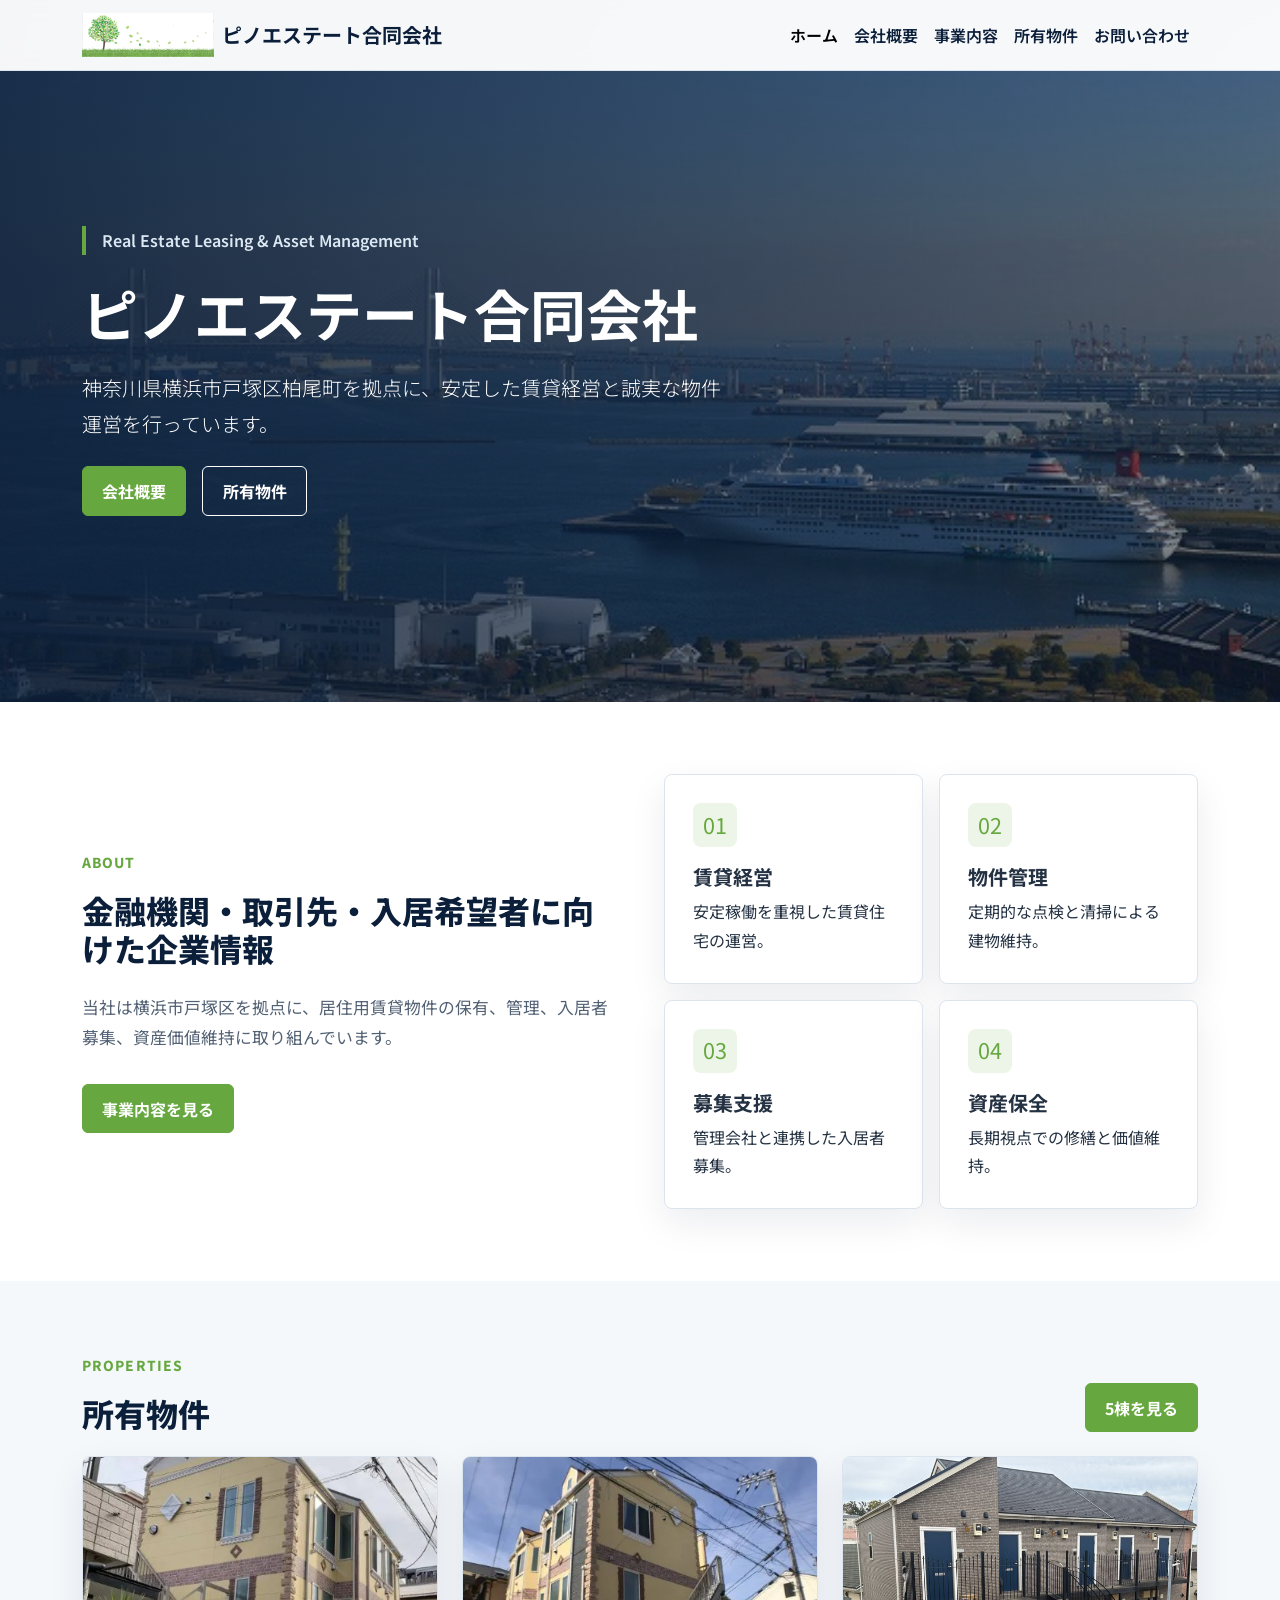
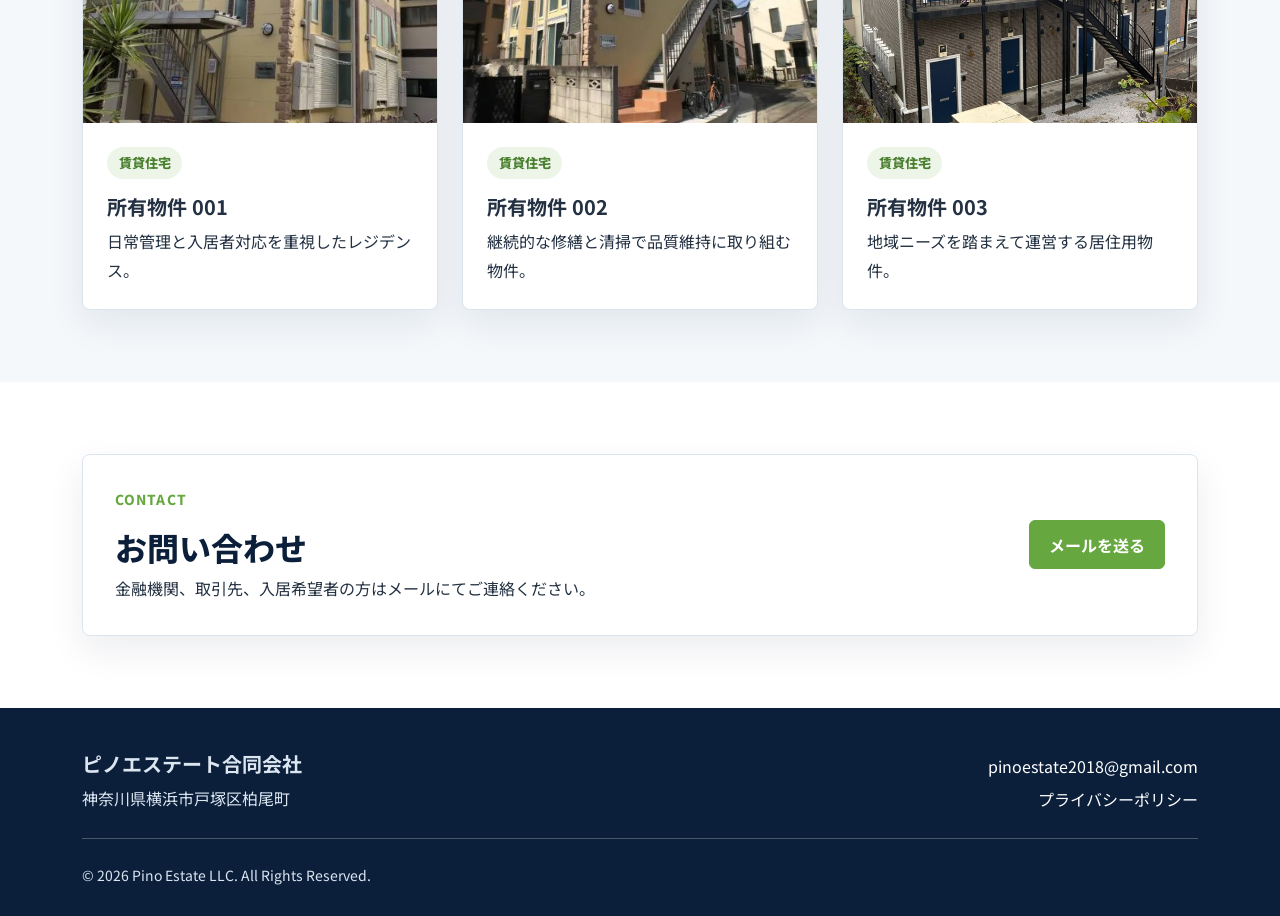
<file: index.html>
﻿<!doctype html>
<html lang="ja">
<head>
  <meta charset="utf-8">
  <meta name="viewport" content="width=device-width, initial-scale=1">
  <title>ピノエステート合同会社 | 横浜市戸塚区の不動産賃貸経営</title>
  <meta name="description" content="ピノエステート合同会社は神奈川県横浜市戸塚区柏尾町を拠点に、不動産賃貸経営、物件管理、入居者対応を行う会社です。">
  <meta name="keywords" content="ピノエステート合同会社,不動産賃貸,横浜市,戸塚区,柏尾町,賃貸物件">
  <meta property="og:title" content="ピノエステート合同会社">
  <meta property="og:description" content="横浜市戸塚区を拠点とする不動産賃貸経営会社です。">
  <meta property="og:type" content="website">
  <meta property="og:image" content="images/hero.jpg">
  <link rel="icon" href="images/favicon.png" type="image/png">
  <link rel="preconnect" href="https://fonts.googleapis.com">
  <link rel="preconnect" href="https://fonts.gstatic.com" crossorigin>
  <link href="https://fonts.googleapis.com/css2?family=Noto+Sans+JP:wght@400;500;700;800&display=swap" rel="stylesheet">
  <link href="https://cdn.jsdelivr.net/npm/bootstrap@5.3.3/dist/css/bootstrap.min.css" rel="stylesheet">
  <link rel="stylesheet" href="css/style.css">
</head>
<body>
  <header class="site-header fixed-top">
    <nav class="navbar navbar-expand-lg">
      <div class="container">
        <a class="navbar-brand d-flex align-items-center gap-2" href="index.html">
          <img src="images/logo.png" alt="ピノエステート合同会社 ロゴ">
          <span class="brand-text">ピノエステート合同会社</span>
        </a>
        <button class="navbar-toggler" type="button" data-bs-toggle="collapse" data-bs-target="#mainNav" aria-controls="mainNav" aria-expanded="false" aria-label="メニューを開閉">
          <span class="navbar-toggler-icon"></span>
        </button>
        <div class="collapse navbar-collapse" id="mainNav">
          <ul class="navbar-nav ms-auto">
            <li class="nav-item"><a class="nav-link active" href="index.html">ホーム</a></li>
            <li class="nav-item"><a class="nav-link" href="company.html">会社概要</a></li>
            <li class="nav-item"><a class="nav-link" href="business.html">事業内容</a></li>
            <li class="nav-item"><a class="nav-link" href="properties.html">所有物件</a></li>
            <li class="nav-item"><a class="nav-link" href="contact.html">お問い合わせ</a></li>
          </ul>
        </div>
      </div>
    </nav>
  </header>

  <main>
    <section class="hero">
      <div class="container">
        <div class="row">
          <div class="col-lg-8 col-xl-7 fade-up">
            <p class="hero-subtitle mb-4">Real Estate Leasing & Asset Management</p>
            <h1 class="display-4 fw-bold mb-4">ピノエステート合同会社</h1>
            <p class="lead mb-4">神奈川県横浜市戸塚区柏尾町を拠点に、安定した賃貸経営と誠実な物件運営を行っています。</p>
            <div class="d-flex flex-wrap gap-3">
              <a class="btn btn-pino" href="company.html">会社概要</a>
              <a class="btn btn-outline-pino" href="properties.html">所有物件</a>
            </div>
          </div>
        </div>
      </div>
    </section>

    <section class="section">
      <div class="container">
        <div class="row align-items-center g-5">
          <div class="col-lg-6 fade-up">
            <p class="section-kicker">About</p>
            <h2 class="section-title mb-4">金融機関・取引先・入居希望者に向けた企業情報</h2>
            <p class="lead-text">当社は横浜市戸塚区を拠点に、居住用賃貸物件の保有、管理、入居者募集、資産価値維持に取り組んでいます。</p>
            <a class="btn btn-pino mt-3" href="business.html">事業内容を見る</a>
          </div>
          <div class="col-lg-6 fade-up">
            <div class="row g-3">
              <div class="col-sm-6">
                <div class="info-card">
                  <div class="info-icon">01</div>
                  <h3 class="h5 fw-bold">賃貸経営</h3>
                  <p class="mb-0">安定稼働を重視した賃貸住宅の運営。</p>
                </div>
              </div>
              <div class="col-sm-6">
                <div class="info-card">
                  <div class="info-icon">02</div>
                  <h3 class="h5 fw-bold">物件管理</h3>
                  <p class="mb-0">定期的な点検と清掃による建物維持。</p>
                </div>
              </div>
              <div class="col-sm-6">
                <div class="info-card">
                  <div class="info-icon">03</div>
                  <h3 class="h5 fw-bold">募集支援</h3>
                  <p class="mb-0">管理会社と連携した入居者募集。</p>
                </div>
              </div>
              <div class="col-sm-6">
                <div class="info-card">
                  <div class="info-icon">04</div>
                  <h3 class="h5 fw-bold">資産保全</h3>
                  <p class="mb-0">長期視点での修繕と価値維持。</p>
                </div>
              </div>
            </div>
          </div>
        </div>
      </div>
    </section>

    <section class="section section-soft">
      <div class="container">
        <div class="d-flex flex-column flex-lg-row justify-content-between gap-3 mb-4 fade-up">
          <div>
            <p class="section-kicker">Properties</p>
            <h2 class="section-title mb-0">所有物件</h2>
          </div>
          <a class="btn btn-pino align-self-lg-end" href="properties.html">5棟を見る</a>
        </div>
        <div class="row g-4">
          <div class="col-md-4 fade-up">
            <article class="property-card">
              <img src="images/property-001.jpg" alt="所有物件001 外観">
              <div class="property-card-body">
                <span class="property-status">賃貸住宅</span>
                <h3 class="h5 fw-bold mt-3">所有物件 001</h3>
                <p class="mb-0">日常管理と入居者対応を重視したレジデンス。</p>
              </div>
            </article>
          </div>
          <div class="col-md-4 fade-up">
            <article class="property-card">
              <img src="images/property-002.jpg" alt="所有物件002 外観">
              <div class="property-card-body">
                <span class="property-status">賃貸住宅</span>
                <h3 class="h5 fw-bold mt-3">所有物件 002</h3>
                <p class="mb-0">継続的な修繕と清掃で品質維持に取り組む物件。</p>
              </div>
            </article>
          </div>
          <div class="col-md-4 fade-up">
            <article class="property-card">
              <img src="images/property-003.jpg" alt="所有物件003 外観">
              <div class="property-card-body">
                <span class="property-status">賃貸住宅</span>
                <h3 class="h5 fw-bold mt-3">所有物件 003</h3>
                <p class="mb-0">地域ニーズを踏まえて運営する居住用物件。</p>
              </div>
            </article>
          </div>
        </div>
      </div>
    </section>

    <section class="section">
      <div class="container">
        <div class="contact-panel fade-up">
          <div class="row align-items-center g-4">
            <div class="col-lg-8">
              <p class="section-kicker">Contact</p>
              <h2 class="section-title mb-2">お問い合わせ</h2>
              <p class="mb-0">金融機関、取引先、入居希望者の方はメールにてご連絡ください。</p>
            </div>
            <div class="col-lg-4 text-lg-end">
              <a class="btn btn-pino" href="mailto:pinoestate2018@gmail.com">メールを送る</a>
            </div>
          </div>
        </div>
      </div>
    </section>
  </main>

  <footer class="footer">
    <div class="container">
      <div class="row g-4">
        <div class="col-lg-6">
          <h2 class="h5 fw-bold">ピノエステート合同会社</h2>
          <p class="mb-0">神奈川県横浜市戸塚区柏尾町</p>
        </div>
        <div class="col-lg-6 text-lg-end">
          <p class="mb-1"><a href="mailto:pinoestate2018@gmail.com">pinoestate2018@gmail.com</a></p>
          <p class="mb-0"><a href="privacy.html">プライバシーポリシー</a></p>
        </div>
      </div>
      <hr class="border-light opacity-25 my-4">
      <p class="small mb-0">&copy; 2026 Pino Estate LLC. All Rights Reserved.</p>
    </div>
  </footer>

  <script src="https://cdn.jsdelivr.net/npm/bootstrap@5.3.3/dist/js/bootstrap.bundle.min.js"></script>
  <script src="js/script.js"></script>
</body>
</html>
</file>
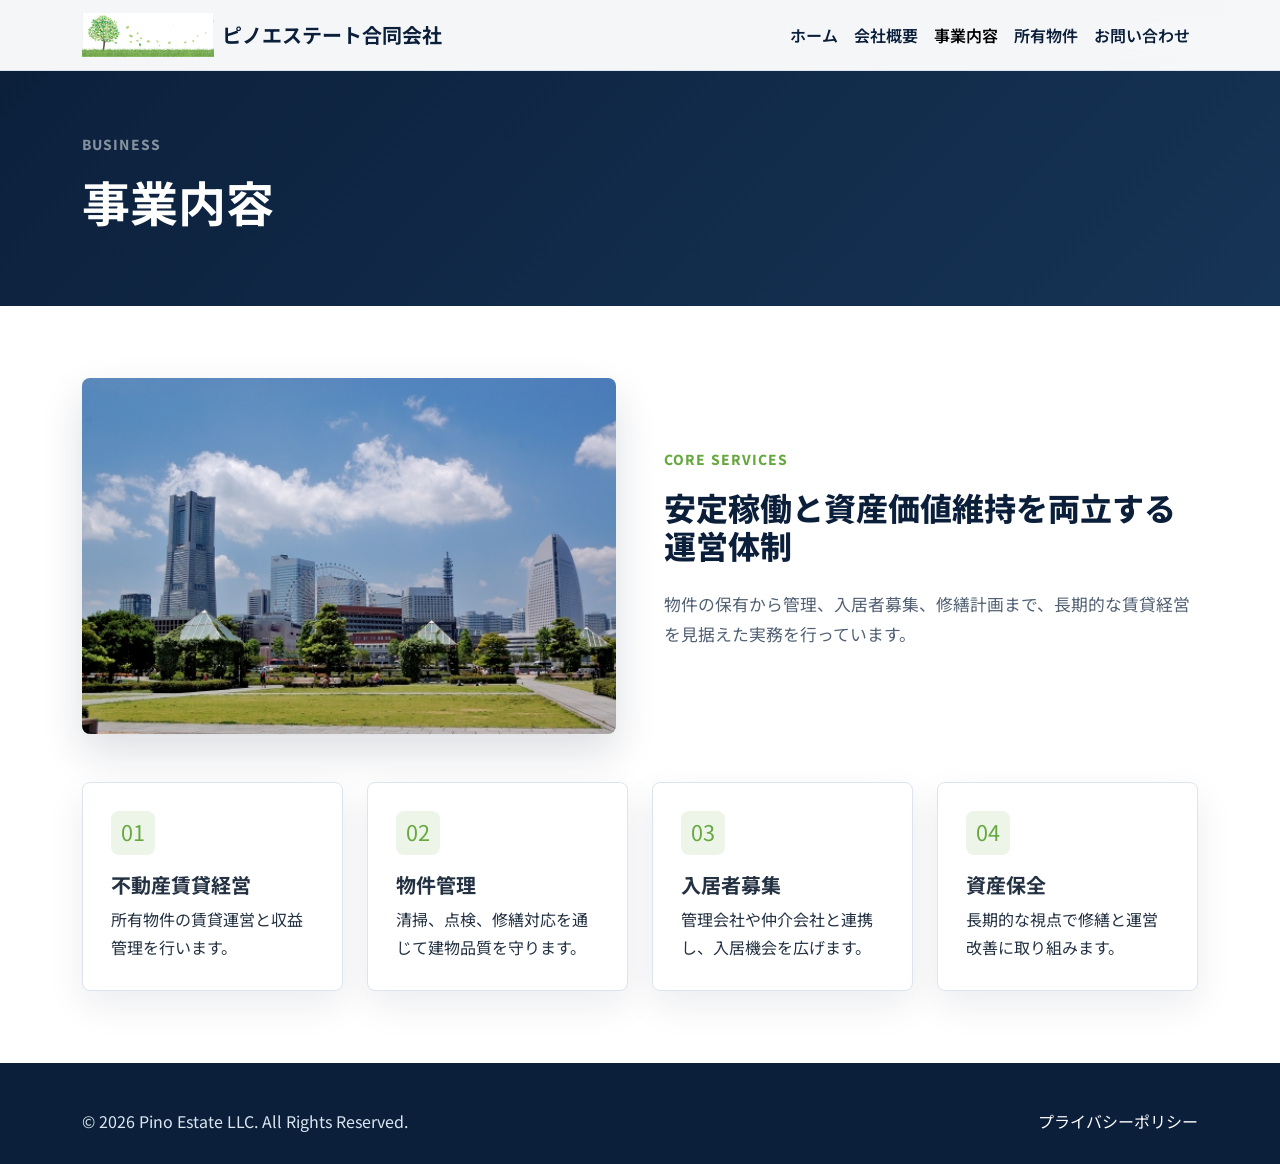
<file: business.html>
<!doctype html>
<html lang="ja">
<head>
  <meta charset="utf-8">
  <meta name="viewport" content="width=device-width, initial-scale=1">
  <title>事業内容 | ピノエステート合同会社</title>
  <meta name="description" content="ピノエステート合同会社の事業内容。不動産賃貸経営、物件管理、入居者募集支援、資産保全を行っています。">
  <link rel="icon" href="images/favicon.png" type="image/png">
  <link rel="preconnect" href="https://fonts.googleapis.com">
  <link rel="preconnect" href="https://fonts.gstatic.com" crossorigin>
  <link href="https://fonts.googleapis.com/css2?family=Noto+Sans+JP:wght@400;500;700;800&display=swap" rel="stylesheet">
  <link href="https://cdn.jsdelivr.net/npm/bootstrap@5.3.3/dist/css/bootstrap.min.css" rel="stylesheet">
  <link rel="stylesheet" href="css/style.css">
</head>
<body>
  <header class="site-header fixed-top">
    <nav class="navbar navbar-expand-lg">
      <div class="container">
        <a class="navbar-brand d-flex align-items-center gap-2" href="index.html"><img src="images/logo.png" alt="ピノエステート合同会社 ロゴ"><span class="brand-text">ピノエステート合同会社</span></a>
        <button class="navbar-toggler" type="button" data-bs-toggle="collapse" data-bs-target="#mainNav" aria-controls="mainNav" aria-expanded="false" aria-label="メニューを開閉"><span class="navbar-toggler-icon"></span></button>
        <div class="collapse navbar-collapse" id="mainNav">
          <ul class="navbar-nav ms-auto">
            <li class="nav-item"><a class="nav-link" href="index.html">ホーム</a></li>
            <li class="nav-item"><a class="nav-link" href="company.html">会社概要</a></li>
            <li class="nav-item"><a class="nav-link active" href="business.html">事業内容</a></li>
            <li class="nav-item"><a class="nav-link" href="properties.html">所有物件</a></li>
            <li class="nav-item"><a class="nav-link" href="contact.html">お問い合わせ</a></li>
          </ul>
        </div>
      </div>
    </nav>
  </header>

  <main>
    <section class="page-hero">
      <div class="container fade-up">
        <p class="section-kicker text-white-50">Business</p>
        <h1 class="display-5 fw-bold">事業内容</h1>
      </div>
    </section>

    <section class="section">
      <div class="container">
        <div class="row g-5 align-items-center">
          <div class="col-lg-6 fade-up">
            <img class="business-image" src="images/business-asset.jpg" alt="事業イメージ">
          </div>
          <div class="col-lg-6 fade-up">
            <p class="section-kicker">Core Services</p>
            <h2 class="section-title mb-4">安定稼働と資産価値維持を両立する運営体制</h2>
            <p class="lead-text">物件の保有から管理、入居者募集、修繕計画まで、長期的な賃貸経営を見据えた実務を行っています。</p>
          </div>
        </div>
        <div class="row g-4 mt-4">
          <div class="col-md-6 col-lg-3 fade-up"><div class="info-card"><div class="info-icon">01</div><h3 class="h5 fw-bold">不動産賃貸経営</h3><p class="mb-0">所有物件の賃貸運営と収益管理を行います。</p></div></div>
          <div class="col-md-6 col-lg-3 fade-up"><div class="info-card"><div class="info-icon">02</div><h3 class="h5 fw-bold">物件管理</h3><p class="mb-0">清掃、点検、修繕対応を通じて建物品質を守ります。</p></div></div>
          <div class="col-md-6 col-lg-3 fade-up"><div class="info-card"><div class="info-icon">03</div><h3 class="h5 fw-bold">入居者募集</h3><p class="mb-0">管理会社や仲介会社と連携し、入居機会を広げます。</p></div></div>
          <div class="col-md-6 col-lg-3 fade-up"><div class="info-card"><div class="info-icon">04</div><h3 class="h5 fw-bold">資産保全</h3><p class="mb-0">長期的な視点で修繕と運営改善に取り組みます。</p></div></div>
        </div>
      </div>
    </section>
  </main>

  <footer class="footer">
    <div class="container d-lg-flex justify-content-between">
      <p class="mb-lg-0">&copy; 2026 Pino Estate LLC. All Rights Reserved.</p>
      <p class="mb-0"><a href="privacy.html">プライバシーポリシー</a></p>
    </div>
  </footer>
  <script src="https://cdn.jsdelivr.net/npm/bootstrap@5.3.3/dist/js/bootstrap.bundle.min.js"></script>
  <script src="js/script.js"></script>
</body>
</html>
</file>
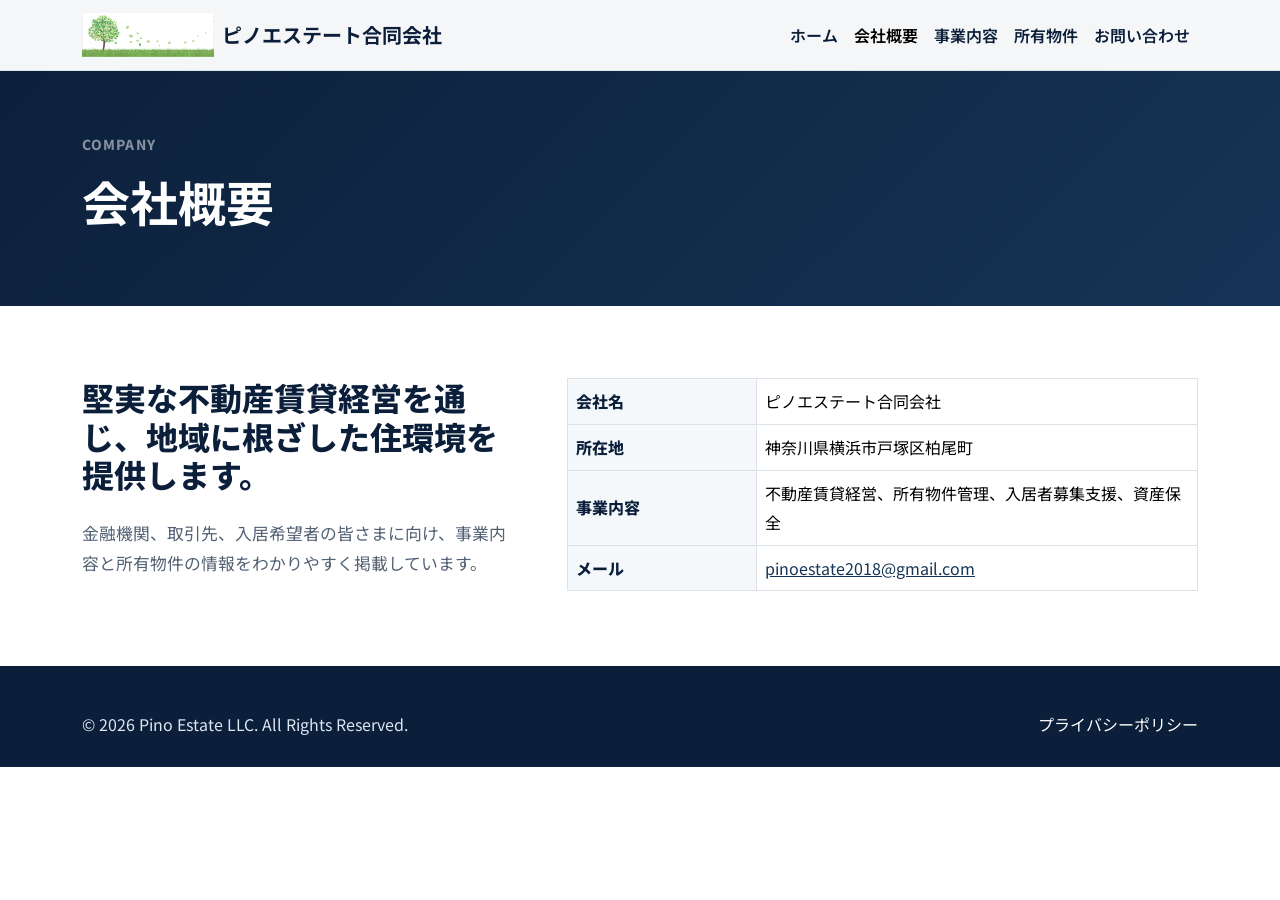
<file: company.html>
<!doctype html>
<html lang="ja">
<head>
  <meta charset="utf-8">
  <meta name="viewport" content="width=device-width, initial-scale=1">
  <title>会社概要 | ピノエステート合同会社</title>
  <meta name="description" content="ピノエステート合同会社の会社概要。所在地は神奈川県横浜市戸塚区柏尾町です。">
  <link rel="icon" href="images/favicon.png" type="image/png">
  <link rel="preconnect" href="https://fonts.googleapis.com">
  <link rel="preconnect" href="https://fonts.gstatic.com" crossorigin>
  <link href="https://fonts.googleapis.com/css2?family=Noto+Sans+JP:wght@400;500;700;800&display=swap" rel="stylesheet">
  <link href="https://cdn.jsdelivr.net/npm/bootstrap@5.3.3/dist/css/bootstrap.min.css" rel="stylesheet">
  <link rel="stylesheet" href="css/style.css">
</head>
<body>
  <header class="site-header fixed-top">
    <nav class="navbar navbar-expand-lg">
      <div class="container">
        <a class="navbar-brand d-flex align-items-center gap-2" href="index.html"><img src="images/logo.png" alt="ピノエステート合同会社 ロゴ"><span class="brand-text">ピノエステート合同会社</span></a>
        <button class="navbar-toggler" type="button" data-bs-toggle="collapse" data-bs-target="#mainNav" aria-controls="mainNav" aria-expanded="false" aria-label="メニューを開閉"><span class="navbar-toggler-icon"></span></button>
        <div class="collapse navbar-collapse" id="mainNav">
          <ul class="navbar-nav ms-auto">
            <li class="nav-item"><a class="nav-link" href="index.html">ホーム</a></li>
            <li class="nav-item"><a class="nav-link active" href="company.html">会社概要</a></li>
            <li class="nav-item"><a class="nav-link" href="business.html">事業内容</a></li>
            <li class="nav-item"><a class="nav-link" href="properties.html">所有物件</a></li>
            <li class="nav-item"><a class="nav-link" href="contact.html">お問い合わせ</a></li>
          </ul>
        </div>
      </div>
    </nav>
  </header>

  <main>
    <section class="page-hero">
      <div class="container fade-up">
        <p class="section-kicker text-white-50">Company</p>
        <h1 class="display-5 fw-bold">会社概要</h1>
      </div>
    </section>

    <section class="section">
      <div class="container">
        <div class="row g-5 align-items-start">
          <div class="col-lg-5 fade-up">
            <h2 class="section-title mb-4">堅実な不動産賃貸経営を通じ、地域に根ざした住環境を提供します。</h2>
            <p class="lead-text">金融機関、取引先、入居希望者の皆さまに向け、事業内容と所有物件の情報をわかりやすく掲載しています。</p>
          </div>
          <div class="col-lg-7 fade-up">
            <div class="table-responsive">
              <table class="table table-bordered table-pino align-middle mb-0">
                <tbody>
                  <tr><th>会社名</th><td>ピノエステート合同会社</td></tr>
                  <tr><th>所在地</th><td>神奈川県横浜市戸塚区柏尾町</td></tr>
                  <tr><th>事業内容</th><td>不動産賃貸経営、所有物件管理、入居者募集支援、資産保全</td></tr>
                  <tr><th>メール</th><td><a href="mailto:pinoestate2018@gmail.com">pinoestate2018@gmail.com</a></td></tr>
                </tbody>
              </table>
            </div>
          </div>
        </div>
      </div>
    </section>
  </main>

  <footer class="footer">
    <div class="container d-lg-flex justify-content-between">
      <p class="mb-lg-0">&copy; 2026 Pino Estate LLC. All Rights Reserved.</p>
      <p class="mb-0"><a href="privacy.html">プライバシーポリシー</a></p>
    </div>
  </footer>
  <script src="https://cdn.jsdelivr.net/npm/bootstrap@5.3.3/dist/js/bootstrap.bundle.min.js"></script>
  <script src="js/script.js"></script>
</body>
</html>
</file>
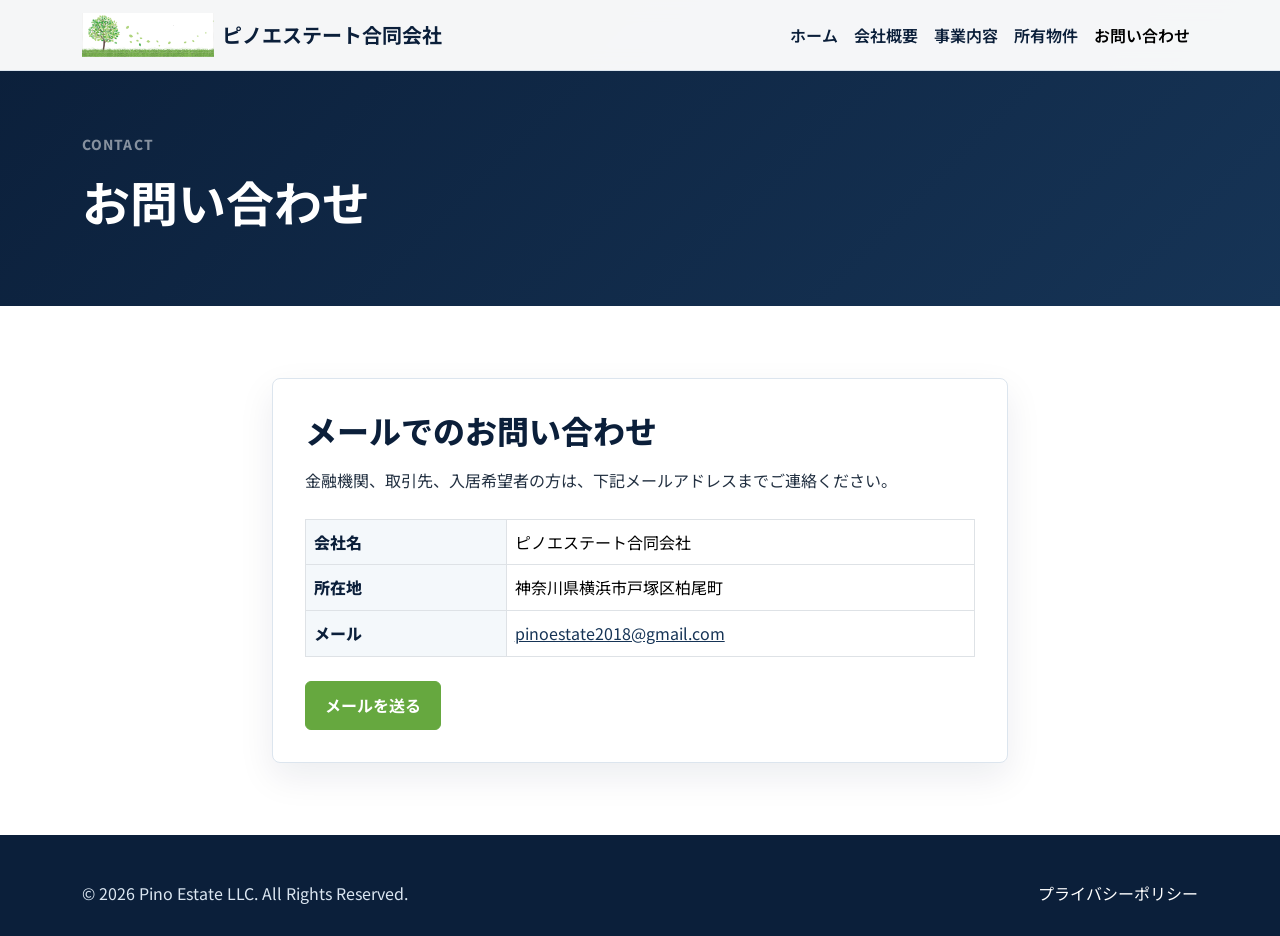
<file: contact.html>
<!doctype html>
<html lang="ja">
<head>
  <meta charset="utf-8">
  <meta name="viewport" content="width=device-width, initial-scale=1">
  <title>お問い合わせ | ピノエステート合同会社</title>
  <meta name="description" content="ピノエステート合同会社へのお問い合わせページです。金融機関、取引先、入居希望者の方はメールにてご連絡ください。">
  <link rel="icon" href="images/favicon.png" type="image/png">
  <link rel="preconnect" href="https://fonts.googleapis.com">
  <link rel="preconnect" href="https://fonts.gstatic.com" crossorigin>
  <link href="https://fonts.googleapis.com/css2?family=Noto+Sans+JP:wght@400;500;700;800&display=swap" rel="stylesheet">
  <link href="https://cdn.jsdelivr.net/npm/bootstrap@5.3.3/dist/css/bootstrap.min.css" rel="stylesheet">
  <link rel="stylesheet" href="css/style.css">
</head>
<body>
  <header class="site-header fixed-top">
    <nav class="navbar navbar-expand-lg">
      <div class="container">
        <a class="navbar-brand d-flex align-items-center gap-2" href="index.html"><img src="images/logo.png" alt="ピノエステート合同会社 ロゴ"><span class="brand-text">ピノエステート合同会社</span></a>
        <button class="navbar-toggler" type="button" data-bs-toggle="collapse" data-bs-target="#mainNav" aria-controls="mainNav" aria-expanded="false" aria-label="メニューを開閉"><span class="navbar-toggler-icon"></span></button>
        <div class="collapse navbar-collapse" id="mainNav">
          <ul class="navbar-nav ms-auto">
            <li class="nav-item"><a class="nav-link" href="index.html">ホーム</a></li>
            <li class="nav-item"><a class="nav-link" href="company.html">会社概要</a></li>
            <li class="nav-item"><a class="nav-link" href="business.html">事業内容</a></li>
            <li class="nav-item"><a class="nav-link" href="properties.html">所有物件</a></li>
            <li class="nav-item"><a class="nav-link active" href="contact.html">お問い合わせ</a></li>
          </ul>
        </div>
      </div>
    </nav>
  </header>

  <main>
    <section class="page-hero">
      <div class="container fade-up">
        <p class="section-kicker text-white-50">Contact</p>
        <h1 class="display-5 fw-bold">お問い合わせ</h1>
      </div>
    </section>

    <section class="section">
      <div class="container">
        <div class="row justify-content-center">
          <div class="col-lg-8">
            <div class="contact-panel fade-up">
              <h2 class="section-title mb-3">メールでのお問い合わせ</h2>
              <p>金融機関、取引先、入居希望者の方は、下記メールアドレスまでご連絡ください。</p>
              <div class="table-responsive my-4">
                <table class="table table-bordered table-pino align-middle mb-0">
                  <tbody>
                    <tr><th>会社名</th><td>ピノエステート合同会社</td></tr>
                    <tr><th>所在地</th><td>神奈川県横浜市戸塚区柏尾町</td></tr>
                    <tr><th>メール</th><td><a href="mailto:pinoestate2018@gmail.com">pinoestate2018@gmail.com</a></td></tr>
                  </tbody>
                </table>
              </div>
              <a class="btn btn-pino" href="mailto:pinoestate2018@gmail.com?subject=%E3%83%94%E3%83%8E%E3%82%A8%E3%82%B9%E3%83%86%E3%83%BC%E3%83%88%E5%90%88%E5%90%8C%E4%BC%9A%E7%A4%BE%E3%81%B8%E3%81%AE%E3%81%8A%E5%95%8F%E3%81%84%E5%90%88%E3%82%8F%E3%81%9B">メールを送る</a>
            </div>
          </div>
        </div>
      </div>
    </section>
  </main>

  <footer class="footer">
    <div class="container d-lg-flex justify-content-between">
      <p class="mb-lg-0">&copy; 2026 Pino Estate LLC. All Rights Reserved.</p>
      <p class="mb-0"><a href="privacy.html">プライバシーポリシー</a></p>
    </div>
  </footer>
  <script src="https://cdn.jsdelivr.net/npm/bootstrap@5.3.3/dist/js/bootstrap.bundle.min.js"></script>
  <script src="js/script.js"></script>
</body>
</html>
</file>
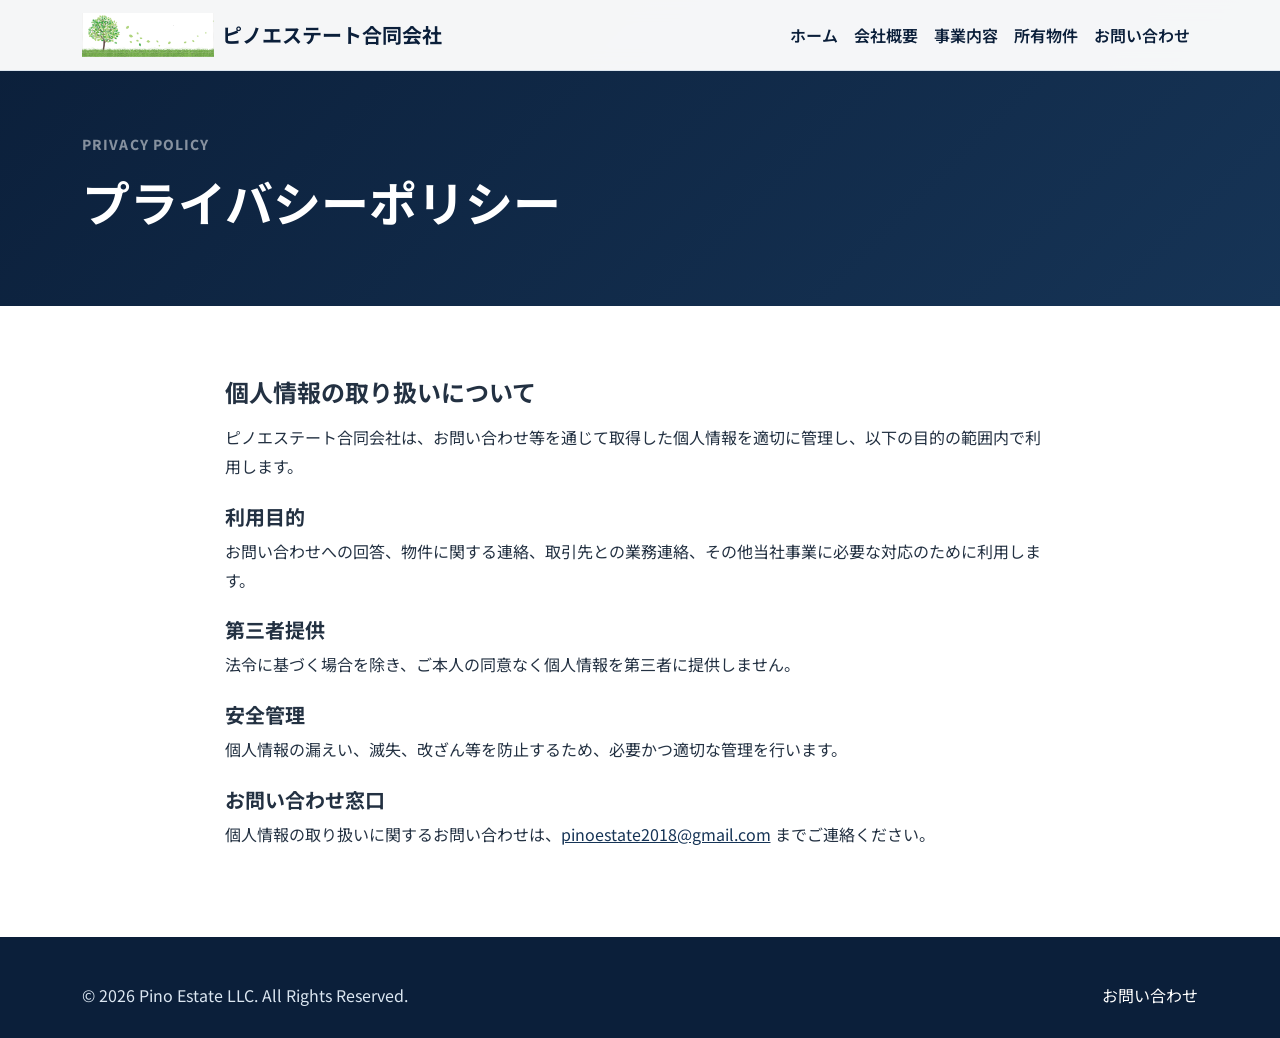
<file: privacy.html>
<!doctype html>
<html lang="ja">
<head>
  <meta charset="utf-8">
  <meta name="viewport" content="width=device-width, initial-scale=1">
  <title>プライバシーポリシー | ピノエステート合同会社</title>
  <meta name="description" content="ピノエステート合同会社のプライバシーポリシーです。">
  <link rel="icon" href="images/favicon.png" type="image/png">
  <link rel="preconnect" href="https://fonts.googleapis.com">
  <link rel="preconnect" href="https://fonts.gstatic.com" crossorigin>
  <link href="https://fonts.googleapis.com/css2?family=Noto+Sans+JP:wght@400;500;700;800&display=swap" rel="stylesheet">
  <link href="https://cdn.jsdelivr.net/npm/bootstrap@5.3.3/dist/css/bootstrap.min.css" rel="stylesheet">
  <link rel="stylesheet" href="css/style.css">
</head>
<body>
  <header class="site-header fixed-top">
    <nav class="navbar navbar-expand-lg">
      <div class="container">
        <a class="navbar-brand d-flex align-items-center gap-2" href="index.html"><img src="images/logo.png" alt="ピノエステート合同会社 ロゴ"><span class="brand-text">ピノエステート合同会社</span></a>
        <button class="navbar-toggler" type="button" data-bs-toggle="collapse" data-bs-target="#mainNav" aria-controls="mainNav" aria-expanded="false" aria-label="メニューを開閉"><span class="navbar-toggler-icon"></span></button>
        <div class="collapse navbar-collapse" id="mainNav">
          <ul class="navbar-nav ms-auto">
            <li class="nav-item"><a class="nav-link" href="index.html">ホーム</a></li>
            <li class="nav-item"><a class="nav-link" href="company.html">会社概要</a></li>
            <li class="nav-item"><a class="nav-link" href="business.html">事業内容</a></li>
            <li class="nav-item"><a class="nav-link" href="properties.html">所有物件</a></li>
            <li class="nav-item"><a class="nav-link" href="contact.html">お問い合わせ</a></li>
          </ul>
        </div>
      </div>
    </nav>
  </header>

  <main>
    <section class="page-hero">
      <div class="container fade-up">
        <p class="section-kicker text-white-50">Privacy Policy</p>
        <h1 class="display-5 fw-bold">プライバシーポリシー</h1>
      </div>
    </section>

    <section class="section">
      <div class="container">
        <div class="row justify-content-center">
          <div class="col-lg-9 fade-up">
            <h2 class="h4 fw-bold mb-3">個人情報の取り扱いについて</h2>
            <p>ピノエステート合同会社は、お問い合わせ等を通じて取得した個人情報を適切に管理し、以下の目的の範囲内で利用します。</p>
            <h3 class="h5 fw-bold mt-4">利用目的</h3>
            <p>お問い合わせへの回答、物件に関する連絡、取引先との業務連絡、その他当社事業に必要な対応のために利用します。</p>
            <h3 class="h5 fw-bold mt-4">第三者提供</h3>
            <p>法令に基づく場合を除き、ご本人の同意なく個人情報を第三者に提供しません。</p>
            <h3 class="h5 fw-bold mt-4">安全管理</h3>
            <p>個人情報の漏えい、滅失、改ざん等を防止するため、必要かつ適切な管理を行います。</p>
            <h3 class="h5 fw-bold mt-4">お問い合わせ窓口</h3>
            <p>個人情報の取り扱いに関するお問い合わせは、<a href="mailto:pinoestate2018@gmail.com">pinoestate2018@gmail.com</a> までご連絡ください。</p>
          </div>
        </div>
      </div>
    </section>
  </main>

  <footer class="footer">
    <div class="container d-lg-flex justify-content-between">
      <p class="mb-lg-0">&copy; 2026 Pino Estate LLC. All Rights Reserved.</p>
      <p class="mb-0"><a href="contact.html">お問い合わせ</a></p>
    </div>
  </footer>
  <script src="https://cdn.jsdelivr.net/npm/bootstrap@5.3.3/dist/js/bootstrap.bundle.min.js"></script>
  <script src="js/script.js"></script>
</body>
</html>
</file>
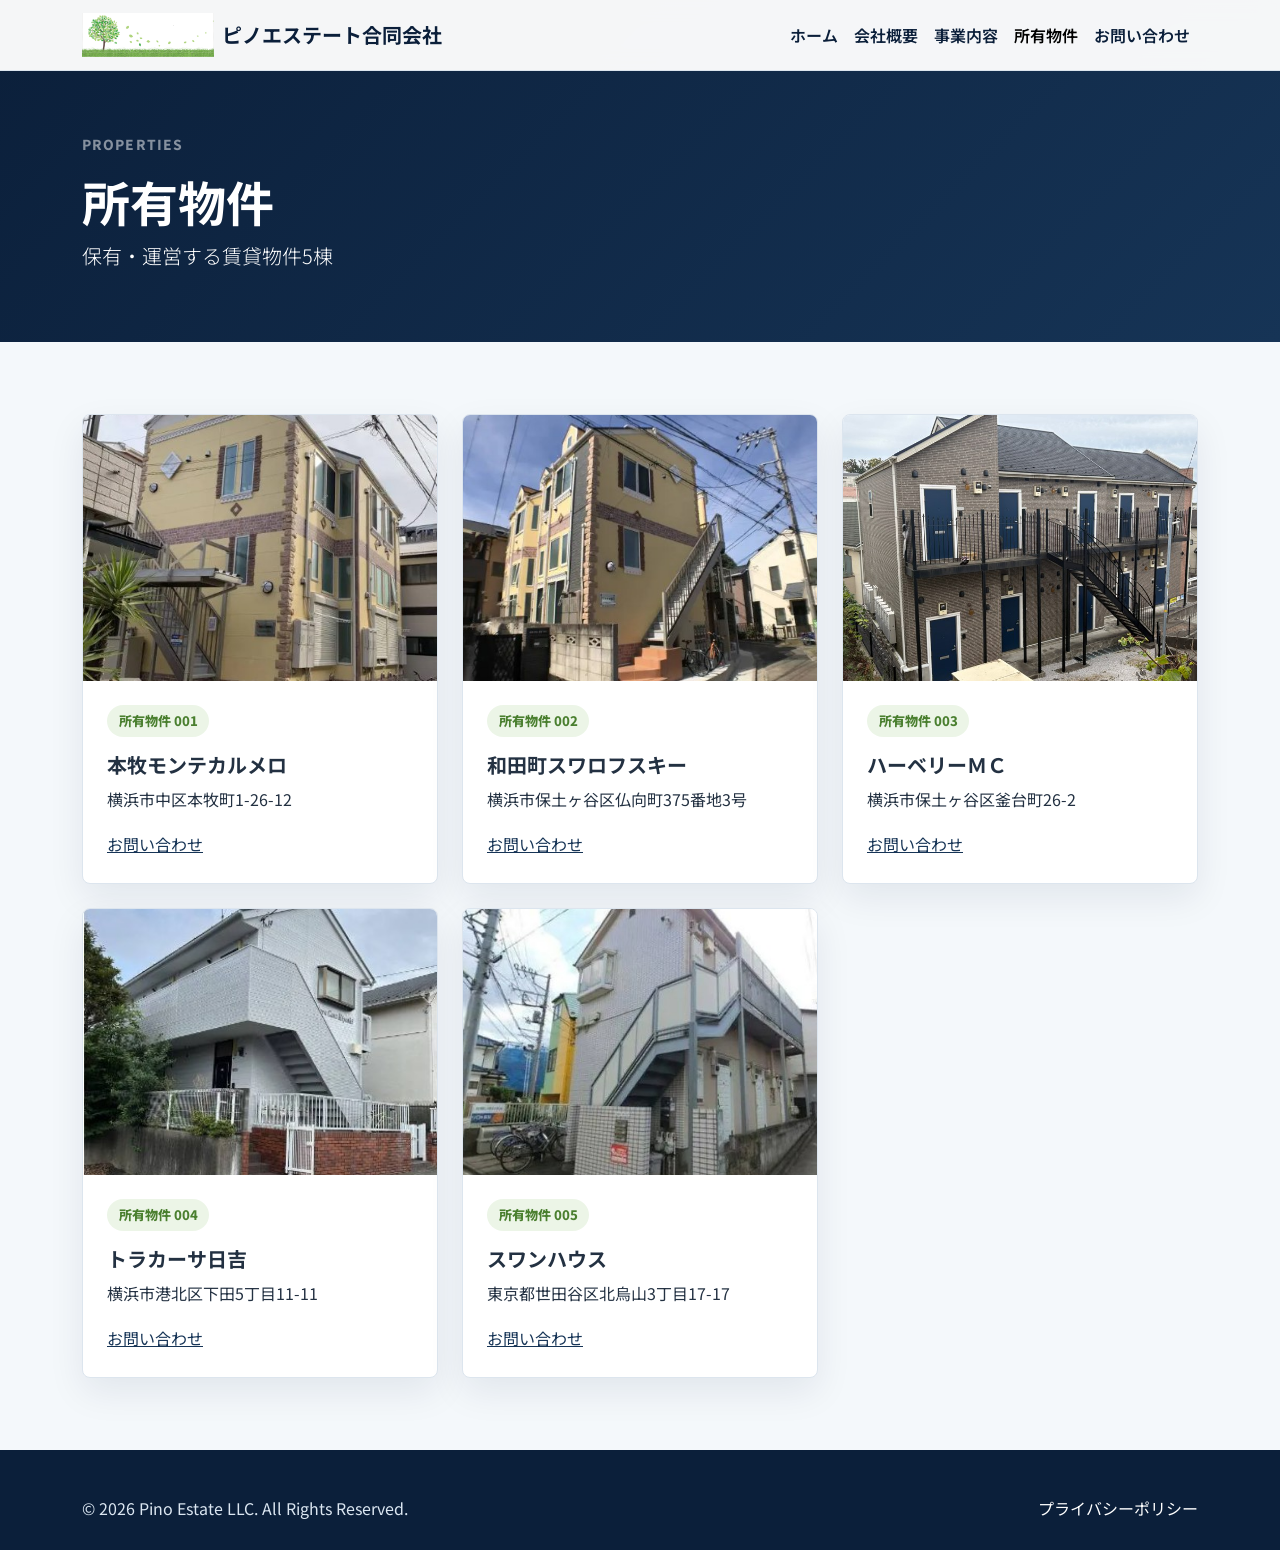
<file: properties.html>
<!doctype html>
<html lang="ja">
<head>
  <meta charset="utf-8">
  <meta name="viewport" content="width=device-width, initial-scale=1">
  <title>所有物件 | ピノエステート合同会社</title>
  <meta name="description" content="ピノエステート合同会社が所有・運営する賃貸物件5棟の紹介ページです。">
  <link rel="icon" href="images/favicon.png" type="image/png">
  <link rel="preconnect" href="https://fonts.googleapis.com">
  <link rel="preconnect" href="https://fonts.gstatic.com" crossorigin>
  <link href="https://fonts.googleapis.com/css2?family=Noto+Sans+JP:wght@400;500;700;800&display=swap" rel="stylesheet">
  <link href="https://cdn.jsdelivr.net/npm/bootstrap@5.3.3/dist/css/bootstrap.min.css" rel="stylesheet">
  <link rel="stylesheet" href="css/style.css">
</head>
<body>
  <header class="site-header fixed-top">
    <nav class="navbar navbar-expand-lg">
      <div class="container">
        <a class="navbar-brand d-flex align-items-center gap-2" href="index.html"><img src="images/logo.png" alt="ピノエステート合同会社 ロゴ"><span class="brand-text">ピノエステート合同会社</span></a>
        <button class="navbar-toggler" type="button" data-bs-toggle="collapse" data-bs-target="#mainNav" aria-controls="mainNav" aria-expanded="false" aria-label="メニューを開閉"><span class="navbar-toggler-icon"></span></button>
        <div class="collapse navbar-collapse" id="mainNav">
          <ul class="navbar-nav ms-auto">
            <li class="nav-item"><a class="nav-link" href="index.html">ホーム</a></li>
            <li class="nav-item"><a class="nav-link" href="company.html">会社概要</a></li>
            <li class="nav-item"><a class="nav-link" href="business.html">事業内容</a></li>
            <li class="nav-item"><a class="nav-link active" href="properties.html">所有物件</a></li>
            <li class="nav-item"><a class="nav-link" href="contact.html">お問い合わせ</a></li>
          </ul>
        </div>
      </div>
    </nav>
  </header>

  <main>
    <section class="page-hero">
      <div class="container fade-up">
        <p class="section-kicker text-white-50">Properties</p>
        <h1 class="display-5 fw-bold">所有物件</h1>
        <p class="lead mb-0">保有・運営する賃貸物件5棟</p>
      </div>
    </section>

    <section class="section section-soft">
      <div class="container">
        <div class="row g-4">
          <div class="col-md-6 col-lg-4 fade-up"><article class="property-card"><img src="images/property-001.jpg" alt="所有物件001 外観"><div class="property-card-body"><span class="property-status">所有物件 001</span><h2 class="h5 fw-bold mt-3">本牧モンテカルメロ</h2><p>横浜市中区本牧町1-26-12</p><a href="contact.html">お問い合わせ</a></div></article></div>
          <div class="col-md-6 col-lg-4 fade-up"><article class="property-card"><img src="images/property-002.jpg" alt="所有物件002 外観"><div class="property-card-body"><span class="property-status">所有物件 002</span><h2 class="h5 fw-bold mt-3">和田町スワロフスキー</h2><p>横浜市保土ヶ谷区仏向町375番地3号</p><a href="contact.html">お問い合わせ</a></div></article></div>
          <div class="col-md-6 col-lg-4 fade-up"><article class="property-card"><img src="images/property-003.jpg" alt="所有物件003 外観"><div class="property-card-body"><span class="property-status">所有物件 003</span><h2 class="h5 fw-bold mt-3">ハーベリーＭＣ</h2><p>横浜市保土ヶ谷区釜台町26-2</p><a href="contact.html">お問い合わせ</a></div></article></div>
          <div class="col-md-6 col-lg-4 fade-up"><article class="property-card"><img src="images/property-004.jpg" alt="所有物件004 外観"><div class="property-card-body"><span class="property-status">所有物件 004</span><h2 class="h5 fw-bold mt-3">トラカーサ日吉</h2><p>横浜市港北区下田5丁目11-11</p><a href="contact.html">お問い合わせ</a></div></article></div>
          <div class="col-md-6 col-lg-4 fade-up"><article class="property-card"><img src="images/property-005.jpg" alt="所有物件005 外観"><div class="property-card-body"><span class="property-status">所有物件 005</span><h2 class="h5 fw-bold mt-3">スワンハウス</h2><p>東京都世田谷区北烏山3丁目17-17</p><a href="contact.html">お問い合わせ</a></div></article></div>
        </div>
      </div>
    </section>
  </main>

  <footer class="footer">
    <div class="container d-lg-flex justify-content-between">
      <p class="mb-lg-0">&copy; 2026 Pino Estate LLC. All Rights Reserved.</p>
      <p class="mb-0"><a href="privacy.html">プライバシーポリシー</a></p>
    </div>
  </footer>
  <script src="https://cdn.jsdelivr.net/npm/bootstrap@5.3.3/dist/js/bootstrap.bundle.min.js"></script>
  <script src="js/script.js"></script>
</body>
</html>
</file>
<file: css/style.css>
:root {
  --pino-navy: #0b1f3a;
  --pino-navy-soft: #163456;
  --pino-green: #66a83f;
  --pino-mist: #f4f8fb;
  --pino-line: #dce5ee;
  --pino-text: #233142;
}

html {
  scroll-behavior: smooth;
}

body {
  color: var(--pino-text);
  font-family: "Noto Sans JP", system-ui, -apple-system, BlinkMacSystemFont, "Segoe UI", sans-serif;
  line-height: 1.8;
}

a {
  color: var(--pino-navy-soft);
}

.site-header {
  background: rgba(255, 255, 255, 0.96);
  border-bottom: 1px solid var(--pino-line);
  backdrop-filter: blur(10px);
}

.navbar-brand img {
  height: 44px;
  width: auto;
}

.brand-text {
  color: var(--pino-navy);
  font-weight: 700;
  letter-spacing: 0;
}

.nav-link {
  color: var(--pino-navy);
  font-weight: 600;
}

.nav-link.active,
.nav-link:hover {
  color: var(--pino-green);
}

.hero {
  min-height: 78vh;
  background:
    linear-gradient(90deg, rgba(11, 31, 58, 0.88), rgba(11, 31, 58, 0.46)),
    url("../images/hero.jpg") center / cover no-repeat;
  color: #fff;
  display: flex;
  align-items: center;
  padding: 112px 0 72px;
}

.hero-subtitle {
  border-left: 4px solid var(--pino-green);
  color: #dce8f3;
  font-weight: 600;
  padding-left: 1rem;
}

.page-hero {
  background: linear-gradient(135deg, var(--pino-navy), var(--pino-navy-soft));
  color: #fff;
  padding: 132px 0 68px;
}

.section {
  padding: 72px 0;
}

.section-soft {
  background: var(--pino-mist);
}

.section-title {
  color: var(--pino-navy);
  font-weight: 800;
  letter-spacing: 0;
}

.section-kicker {
  color: var(--pino-green);
  font-size: 0.86rem;
  font-weight: 800;
  letter-spacing: 0.08em;
  text-transform: uppercase;
}

.lead-text {
  color: #526174;
  font-size: 1.05rem;
}

.btn-pino {
  background: var(--pino-green);
  border-color: var(--pino-green);
  color: #fff;
  font-weight: 700;
  padding: 0.72rem 1.2rem;
}

.btn-pino:hover {
  background: #558d35;
  border-color: #558d35;
  color: #fff;
}

.btn-outline-pino {
  border-color: #fff;
  color: #fff;
  font-weight: 700;
  padding: 0.72rem 1.2rem;
}

.btn-outline-pino:hover {
  background: #fff;
  color: var(--pino-navy);
}

.info-card,
.property-card,
.contact-panel {
  background: #fff;
  border: 1px solid var(--pino-line);
  border-radius: 8px;
  box-shadow: 0 14px 36px rgba(11, 31, 58, 0.08);
  height: 100%;
}

.info-card {
  padding: 28px;
}

.info-icon {
  align-items: center;
  background: rgba(102, 168, 63, 0.12);
  border-radius: 8px;
  color: var(--pino-green);
  display: inline-flex;
  font-size: 1.35rem;
  height: 44px;
  justify-content: center;
  margin-bottom: 18px;
  width: 44px;
}

.property-card {
  overflow: hidden;
}

.property-card img {
  aspect-ratio: 4 / 3;
  height: auto;
  object-fit: cover;
  width: 100%;
}

.property-card-body {
  padding: 24px;
}

.property-status {
  background: rgba(102, 168, 63, 0.12);
  border-radius: 999px;
  color: #4a7f2f;
  display: inline-block;
  font-size: 0.82rem;
  font-weight: 800;
  padding: 0.28rem 0.72rem;
}

.table-pino th {
  background: var(--pino-mist);
  color: var(--pino-navy);
  font-weight: 800;
  width: 30%;
}

.business-image {
  border-radius: 8px;
  box-shadow: 0 18px 42px rgba(11, 31, 58, 0.14);
  width: 100%;
}

.contact-panel {
  padding: 32px;
}

.footer {
  background: var(--pino-navy);
  color: #dbe6f1;
  padding: 44px 0 28px;
}

.footer a {
  color: #fff;
  text-decoration: none;
}

.footer a:hover {
  color: #bce19d;
}

.fade-up {
  opacity: 0;
  transform: translateY(22px);
  transition: opacity 0.7s ease, transform 0.7s ease;
}

.fade-up.is-visible {
  opacity: 1;
  transform: translateY(0);
}

@media (max-width: 991.98px) {
  .hero {
    min-height: 68vh;
    padding-top: 104px;
  }

  .navbar-brand img {
    height: 36px;
  }

  .brand-text {
    font-size: 0.95rem;
  }
}

@media (max-width: 575.98px) {
  .hero,
  .page-hero {
    padding-left: 4px;
    padding-right: 4px;
  }

  .display-4 {
    font-size: 2.18rem;
  }

  .section {
    padding: 52px 0;
  }

  .contact-panel,
  .info-card {
    padding: 24px;
  }
}
</file>
